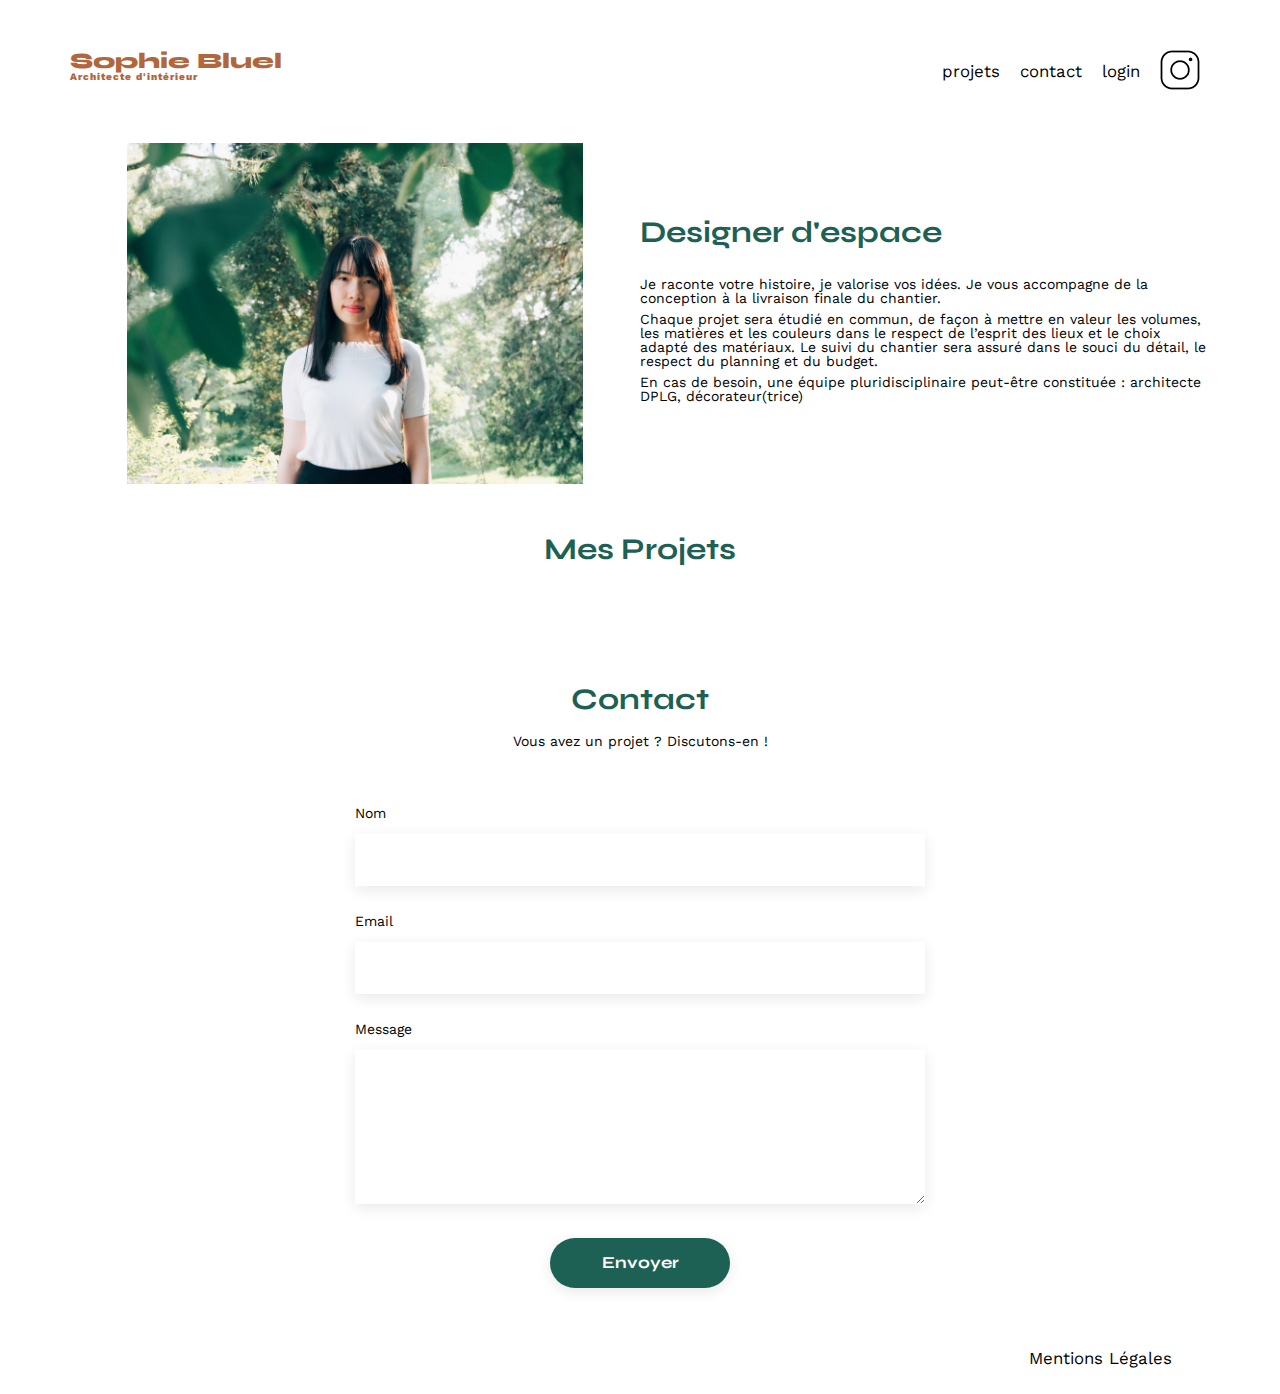
<file: FrontEnd/index.html>
<!DOCTYPE html>
<html lang="fr">
<head>
	<meta charset="UTF-8">
	<title>Sophie Bluel - Architecte d'intérieur</title>
	<meta name="viewport" content="width=device-width, initial-scale=1.0">
	<link rel="preconnect" href="https://fonts.googleapis.com">
	<link rel="preconnect" href="https://fonts.gstatic.com" crossorigin>
	<link href="https://fonts.googleapis.com/css2?family=Syne:wght@700;800&family=Work+Sans&display=swap" rel="stylesheet">
	<link rel="stylesheet" href="https://cdnjs.cloudflare.com/ajax/libs/font-awesome/6.2.1/css/all.min.css"
	integrity="sha512-MV7K8+y+gLIBoVD59lQIYicR65iaqukzvf/nwasF0nqhPay5w/9lJmVM2hMDcnK1OnMGCdVK+iQrJ7lzPJQd1w=="
	crossorigin="anonymous" referrerpolicy="no-referrer">
	<meta name="description" content="">
	<link rel="stylesheet" href="./assets/style.css">
	<script src="./assets/script.js" type="module"></script>
</head>
<body>
<header>
	<h1>Sophie Bluel <span>Architecte d'intérieur</span></h1>
	<nav>
		<ul>
			<li><a href="#portfolio">projets</a></li>
			<li><a href="#contact">contact</a></li>
			<li><a id="btnLogin" href="./login.html">login</a></li>
			<li><img src="./assets/icons/instagram.png" alt="Instagram"></li>
		</ul>
	</nav>
</header>
<main>
	<section id="introduction">
		<figure>
			<img src="./assets/images/sophie-bluel.png" alt="">
		</figure>
		<article>
			<h2>Designer d'espace</h2>
			<p>Je raconte votre histoire, je valorise vos idées. Je vous accompagne de la conception à la livraison finale du chantier.</p>
			<p>Chaque projet sera étudié en commun, de façon à mettre en valeur les volumes, les matières et les couleurs dans le respect de l’esprit des lieux et le choix adapté des matériaux. Le suivi du chantier sera assuré dans le souci du détail, le respect du planning et du budget.</p>
			<p>En cas de besoin, une équipe pluridisciplinaire peut-être constituée : architecte DPLG, décorateur(trice)</p>
		</article>
	</section>
	<section id="portfolio">
		<h2>Mes Projets</h2>	
		<div class="filters" id="filters"></div>
		<div class="gallery" id="gallery">
		</div>
	</section>
	<section id="contact">
		<h2>Contact</h2>
		<p>Vous avez un projet ? Discutons-en !</p>
		<form action="#" method="post">
			<label for="name">Nom</label>
			<input type="text" name="name" id="name">
			<label for="email">Email</label>
			<input type="email" name="email" id="email">
			<label for="message">Message</label>
			<textarea name="message" id="message" cols="30" rows="10"></textarea>
			<input type="submit" value="Envoyer">
		</form>
	</section>
</main>

<footer>
	<nav>
		<ul>
			<li>Mentions Légales</li>
		</ul>
	</nav>
</footer>
</body>
</html>
</file>
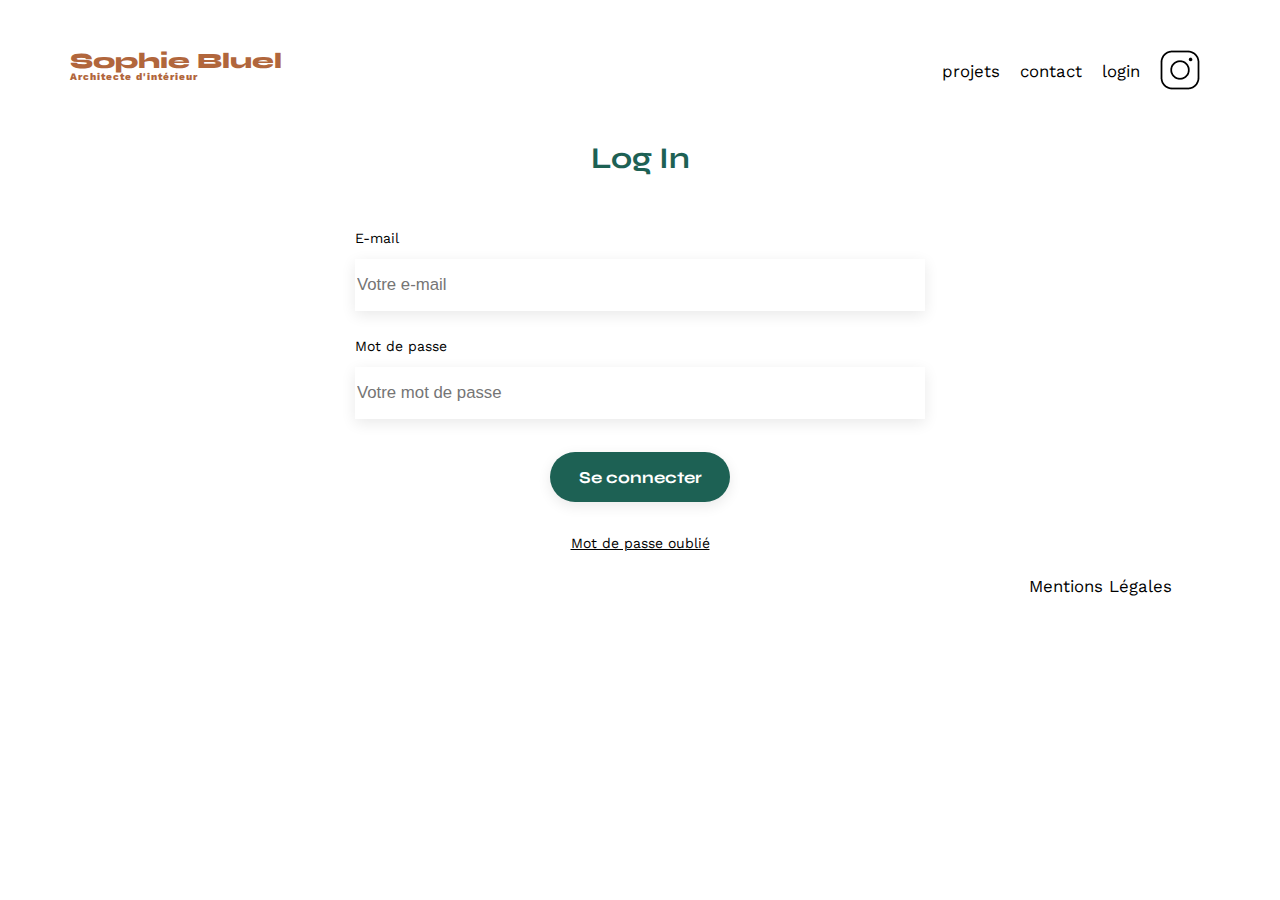
<file: FrontEnd/login.html>
<!DOCTYPE html>
<html lang="fr">
<head>
	<meta charset="UTF-8">
	<title>Log In - Sophie Bluel - Architecte d'intérieur</title>
	<meta name="viewport" content="width=device-width, initial-scale=1.0">
	<link rel="preconnect" href="https://fonts.googleapis.com">
	<link rel="preconnect" href="https://fonts.gstatic.com" crossorigin>
	<link href="https://fonts.googleapis.com/css2?family=Syne:wght@700;800&family=Work+Sans&display=swap" rel="stylesheet">
	<meta name="description" content="">
	<link rel="stylesheet" href="./assets/style.css">
	<script src="./assets/script.js" type="module"></script>
</head>
<body>
<header>
	<h1>Sophie Bluel <span>Architecte d'intérieur</span></h1>
	<nav>
		<ul>
			<li><a href="./index.html#portfolio">projets</a></li>
			<li><a href="./index.html#contact">contact</a></li>
			<li><a href="./login.html">login</a></li>
			<li><img src="./assets/icons/instagram.png" alt="Instagram"></li>
		</ul>
	</nav>
</header>
<main>
	<section id="contact">
		<h2>Log In</h2>
		<form method="post">
			<label for="email">E-mail</label>
			<input type="email" id="email" name="email" placeholder="Votre e-mail" required>
			<label for="password">Mot de passe</label>
			<input type="password" name="password" id="password" placeholder="Votre mot de passe" required>
			<input type="submit" value="Se connecter">
			<a href="#">Mot de passe oublié</a>
		</form>
	</section>
</main>

<footer>
	<nav>
		<ul>
			<li>Mentions Légales</li>
		</ul>
	</nav>
</footer>
</body>
</html>
</file>
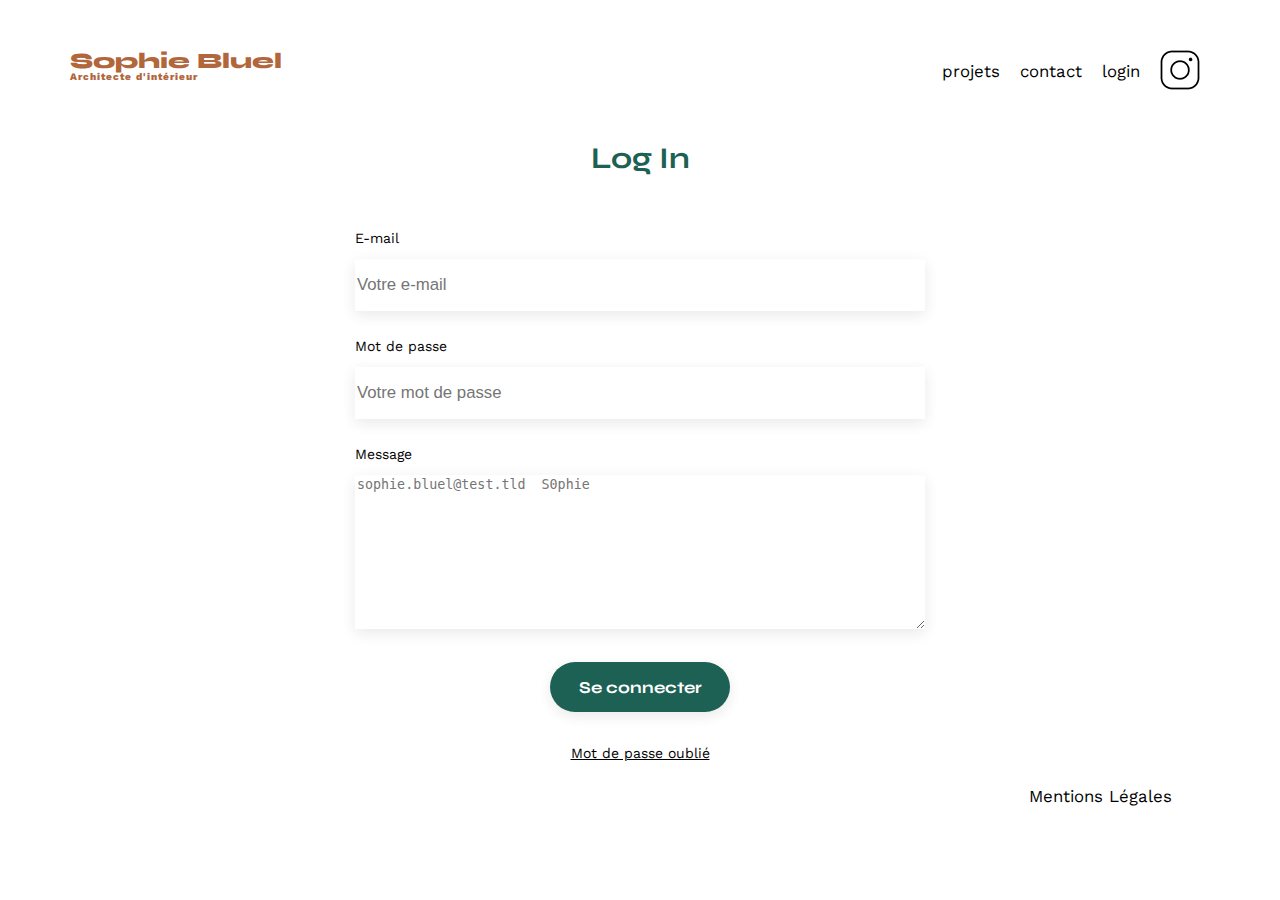
<file: FrontEnd/assets/login.html>
<!DOCTYPE html>
<html lang="fr">
<head>
	<meta charset="UTF-8">
	<title>Log In - Sophie Bluel - Architecte d'intérieur</title>
	<meta name="viewport" content="width=device-width, initial-scale=1.0">
	<link rel="preconnect" href="https://fonts.googleapis.com">
	<link rel="preconnect" href="https://fonts.gstatic.com" crossorigin>
	<link href="https://fonts.googleapis.com/css2?family=Syne:wght@700;800&family=Work+Sans&display=swap" rel="stylesheet">
	<meta name="description" content="">
	<link rel="stylesheet" href="style.css">
	<script src="script.js" type="module"></script>
</head>
<body>
<header>
	<h1>Sophie Bluel <span>Architecte d'intérieur</span></h1>
	<nav>
		<ul>
			<li><a href="../assets/index.html#portfolio">projets</a></li>
			<li><a href="../assets/index.html#contact">contact</a></li>
			<li><a href="./assets/login.html">login</a></li>
			<li><img src="icons/instagram.png" alt="Instagram"></li>
		</ul>
	</nav>
</header>
<main>
	<section id="contact">
		<h2>Log In</h2>
		<form method="post">
			<label for="email">E-mail</label>
			<input type="email" id="email" name="email" placeholder="Votre e-mail" required>
			<label for="password">Mot de passe</label>
			<input type="password" name="password" id="password" placeholder="Votre mot de passe" required>
			<label for="message">Message</label>
			<textarea name="message" id="message" cols="30" rows="10" placeholder="sophie.bluel@test.tld  S0phie"></textarea>
			<input type="submit" value="Se connecter">
			<a href="#">Mot de passe oublié</a>
		</form>
	</section>
</main>

<footer>
	<nav>
		<ul>
			<li>Mentions Légales</li>
		</ul>
	</nav>
</footer>
</body>
</html>
</file>
<file: FrontEnd/assets/style.css>
/* http://meyerweb.com/eric/tools/css/reset/
   v2.0 | 20110126
   License: none (public domain)
*/

html, body, div, span, applet, object, iframe,
h1, h2, h3, h4, h5, h6, p, blockquote, pre,
a, abbr, acronym, address, big, cite, code,
del, dfn, em, img, ins, kbd, q, s, samp,
small, strike, strong, sub, sup, tt, var,
b, u, i, center,
dl, dt, dd, ol, ul, li,
fieldset, form, label, legend,
table, caption, tbody, tfoot, thead, tr, th, td,
article, aside, canvas, details, embed,
figure, figcaption, footer, header, hgroup,
menu, nav, output, ruby, section, summary,
time, mark, audio, video {
	margin: 0;
	padding: 0;
	border: 0;
	font-size: 100%;
	font: inherit;
	vertical-align: baseline;
}
/* HTML5 display-role reset for older browsers */
article, aside, details, figcaption, figure,
footer, header, hgroup, menu, nav, section {
	display: block;
}
body {
	line-height: 1;
}
ol, ul {
	list-style: none;
}
blockquote, q {
	quotes: none;
}
blockquote:before, blockquote:after,
q:before, q:after {
	content: '';
	content: none;
}
table {
	border-collapse: collapse;
	border-spacing: 0;
}
/** end reset css**/
body {
	max-width: 1140px;
	margin:auto;
	font-family: 'Work Sans' ;
	font-size: 14px;
}
header {
	display: flex;
	justify-content: space-between;
	margin: 50px 0
}
section {
	margin: 50px 0
}

h1{
	display: flex;
	flex-direction: column;
	font-family: 'Syne';
	font-size: 22px;
	font-weight: 800;
	color: #B1663C
}

h1 > span {
	font-family: 'Work Sans';
	font-size:10px;
	letter-spacing: 0.1em;
}

h2{
	font-family: 'Syne';
	font-weight: 700;
	font-size: 30px;
	color: #1D6154
}
nav ul {
	display: flex;
	align-items: center;
	list-style-type: none;

}
nav li {
	padding: 0 10px;
	font-size: 1.2em;
}

li:hover {
	color: #B1663C;
}
#introduction {
	display: flex;
	align-items: center;
}
#introduction figure {
	flex: 1
}
#introduction img {
	display: block;
	margin: auto;
	width: 80%;
}

#introduction article {
	flex: 1
}
#introduction h2 {
	margin-bottom: 1em;
}

#introduction p {
	margin-bottom: 0.5em;
}
#portfolio h2 {
	text-align: center;
	margin-bottom: 1em;
}
.gallery {
	width: 100%;
	display: grid;
	grid-template-columns: 1fr 1fr 1fr;
	grid-column-gap: 20px;
	grid-row-gap: 20px;
}

.gallery img {
	width: 100%;

}
#contact {
	width: 50%;
	margin: auto;
}
#contact a {
    color: inherit;
	text-align: center;
}
#contact > * {
	text-align: center;

}
#contact h2{
	margin-bottom: 20px;
}
#contact form {
	text-align: left;
	margin-top:30px;
	display: flex;
	flex-direction: column;
}

#contact input {
	height: 50px;
	font-size: 1.2em;
	border: none;
	box-shadow: 0px 4px 14px rgba(0, 0, 0, 0.09);
}
#contact label {
	margin: 2em 0 1em 0;
}
#contact textarea {
	border: none;
	box-shadow: 0px 4px 14px rgba(0, 0, 0, 0.09);
}

input[type="submit"]{
	font-family: 'Syne';
	font-weight: 700;
	color: white;
	background-color: #1D6154;
	margin : 2em auto ;
	width: 180px;
	text-align: center;
	border-radius: 60px ;
	cursor: pointer;
}

footer nav ul {
	display: flex;
	justify-content: flex-end;
	margin: 2em
}

#filters {
	text-align: center;
	margin: 20px;
	padding: 10px;
}

button {
	font-family: 'Syne';
	font-weight: 700;
	color: #1D6154;
	background-color: white;
	border: 2px solid #1D6154;
	margin: 2em 0.5em;
	padding: 6px 12px;
	text-align: center;
	border-radius: 60px;
	cursor: pointer;
}

button:hover {
	background-color : #1D6154;
	color: white;
}

li a {
	cursor: pointer;
	color: inherit;
    text-decoration: none;
}

#banner-edit-mode {
	background-color: black;
	width: 100%;
	height: 50px;
	color: white;
	text-align: center;
	font-family: Work Sans;
	font-size: 16px;
	font-weight: 400;
	display: flex;
    justify-content: center;
    align-items: center;
}

#modify {
	font-family: 'Work Sans';
	font-size: 16px;
	font-weight: 400;
}

#portfolio .title-edition {
	display: flex;
	flex-direction: row;
	justify-content: center;
	align-items: baseline;
}

section span {
	margin: 10px;
}

section span a {
	text-decoration: none;
	cursor: pointer;
	color: black;
	font-size: 16px;
}

/*** modal ***/

.modal {
	display: none;
	align-items: center;
	justify-content: center;
    position: fixed;
	width: 100%;
	height: 100%;
	background-color: rgba(0, 0, 0, 0.5);
    left: 0;
    top: 0;
}

.modal h2 {
	font-family: 'Work Sans';
	color: black;
	font-weight: 400;
	font-size: 26px;
	text-align: center;
}

.content-modal {
	display: flex;
	flex-direction: column;
	align-items: center;
	justify-content: center;
	overflow: auto;
	background-color:rgba(255, 255, 255, 1);
	border-radius: 10px;
	width: 630px;
}

.content-modal i {
	cursor: pointer;
	margin-top: 10px;
}

.exit-modal {
    display: flex;
    justify-content: right;
    width: 100%;
    box-sizing: border-box;
    padding: 20px;
}

.nav-modal {
    display: flex;
    justify-content: space-between;
    width: 100%;
    box-sizing: border-box;
    padding: 20px;
}

.content-modal h2 {
	font-family: 'Work Sans';
	margin: 25px;
}

.show {
	display: flex;
}

.hide {
	display: none;
}

.tiny-gallery {
	width: 80%;
	display: grid;
	grid-template-columns: 1fr 1fr 1fr 1fr 1fr;
	grid-column-gap: 10px;
	grid-row-gap: 20px;
	padding-bottom: 50px;
	border-bottom: solid 1px gray;
}

.tiny-gallery img {
	width: 100%;
}

.tiny-gallery figure {
    position: relative;
    display: inline-block;
}

.tiny-gallery img {
    display: block;
}

.tiny-gallery i {
    position: absolute;
    top: 7px;
    right: 7px;
    color: white;
    background-color: black;
    border-radius: 10%;
    padding: 5px; 
}

/** Modale2 **/

.form-add {
	width: 420px;
	display: flex;
	flex-direction: column;
	justify-items: center;
	align-items: center;
}

.content-modal2 {
	padding-bottom: 25px;
	border-bottom: solid 1px gray;
}

.file-content {
	width: 420px;
	height: 169px;
	border-radius: 3px;
	background-color:#E8F1F6 ;
	display: flex;
	flex-direction: column;
	align-items: center;
}

.add-img {
	display: flex;
	flex-direction: column;
	align-items: center;
}

#imagePreview {
	display: none;
}

#previewImage  {
	max-width: 100%;
	max-height: 169px;
}


.add-img input {
	display: none;
}

.add-img span {
	margin: 10px 0;
}

.fa-image {
    justify-content: center;
    align-content: center;
    height: 76px;
    color: #CBD6DC;
    font-size: 60px;
}

.btn-add-img {
    cursor: pointer;
    height: 30px;
    width: 170px;
    padding-top: 15px;
    border: none;
    border-radius: 50px;
    background: #CBD6DC;
    color: rgba(48, 102, 133, 1);
    text-align: center;
}

.content-modal form #createWork {
	display: flex;
	flex-direction: column;
	justify-items: center;
	align-items: center;
	width: 176px;
}

.form-title, .form-category {
	margin-bottom: 20px;
}

.content-modal form p {
	font-weight: bold;
	margin: 15px 0px;
}

.content-modal input {
	width: 100%;
	height: 50px;
	font-size: 1.2em;
	border: none;
	box-shadow: 0px 4px 14px rgba(0, 0, 0, 0.09);
}

.content-modal .form-category select {
	width: 100%;
	height: 50px;
	font-size: 1.2em;
	border: none;
	box-shadow: 0px 4px 14px rgba(0, 0, 0, 0.09);
}
</file>
